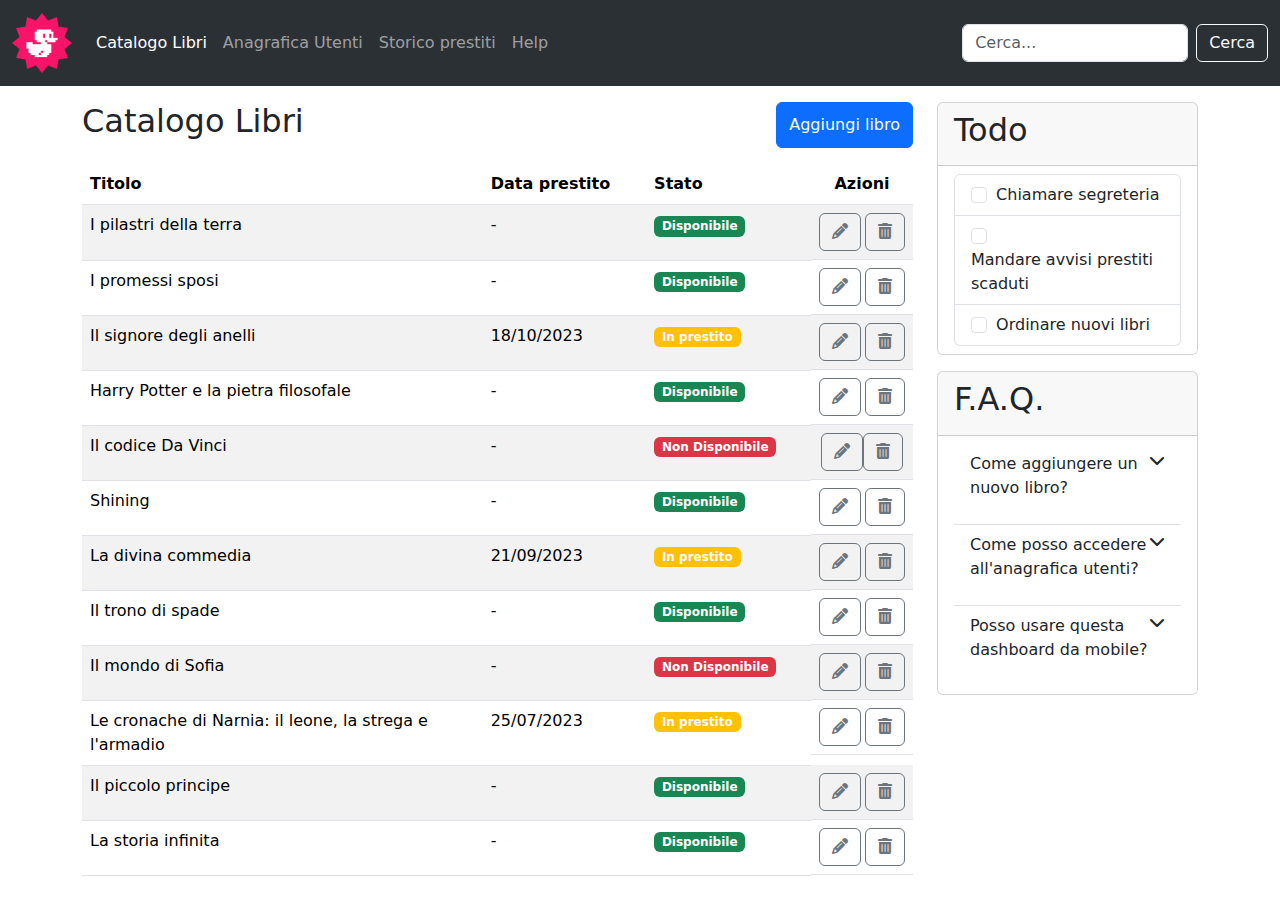
<file: index.html>
<!doctype html>
<html lang="en">
  <head>
    <meta charset="utf-8">
    <meta name="viewport" content="width=device-width, initial-scale=1">
    <title>Bootstrap demo</title>
    <link href="https://cdn.jsdelivr.net/npm/bootstrap@5.3.3/dist/css/bootstrap.min.css" rel="stylesheet" integrity="sha384-QWTKZyjpPEjISv5WaRU9OFeRpok6YctnYmDr5pNlyT2bRjXh0JMhjY6hW+ALEwIH" crossorigin="anonymous">
    <link rel="stylesheet" href="./css/app.css">
    <link rel="stylesheet" href="https://cdnjs.cloudflare.com/ajax/libs/font-awesome/6.6.0/css/all.min.css">
  </head>
  <body>
    <nav class="navbar navbar-expand-lg bg-body-tertiary " data-bs-theme="dark">
        <div class="container-fluid">
          <a class="navbar-brand" href="#"><img src="./img/duck.png" alt=""width="60" height="60"></a>
          <button class="navbar-toggler" type="button" data-bs-toggle="collapse" data-bs-target="#navbarSupportedContent" aria-controls="navbarSupportedContent" aria-expanded="false" aria-label="Toggle navigation">
            <span class="navbar-toggler-icon"></span>
          </button>
          <div class="collapse navbar-collapse" id="navbarSupportedContent">
            <ul class="navbar-nav me-auto mb-2 mb-lg-0">
              <li class="nav-item">
                <a class="nav-link active" aria-current="page" href="#">Catalogo Libri</a>
              </li>
              <li class="nav-item">
                <a class="nav-link" href="#">Anagrafica Utenti</a>
              </li>           
              </li>
              <li class="nav-item">
                <a class="nav-link" href="#">Storico prestiti</a>
              </li> 
              <li class="nav-item">
                <a class="nav-link" href="#">Help</a>
              </li> 
            </ul>
            <form class="d-flex" role="search">
              <input class="form-control me-2" type="search" placeholder="Cerca..." aria-label="Search" data-bs-theme="light">
              <button class="btn btn-outline-light" type="submit" >Cerca</button>
            </form>
          </div>
        </div>
      </nav>
    
      <section>
        <div class="container debug">
            <div class="row">
                <div class="col-12 col-lg-9">
                  <div class="d-flex flex-row justify-content-between my-3">
                    <h2>Catalogo Libri</h2>
                    <button type="button" class="btn btn-primary"><a class="link-light link-underline-opacity-0" href="./addbook.html">Aggiungi libro</a></button>
                  </div>
                  <div>
                    <table class="table table-striped">
                      <thead>
                        <tr>
                          <th class="w-50" scope="col">Titolo</th>
                          <th class="w_20 d-none d-md-table-cell" scope="col">Data prestito</th>
                          <th class="w_20" scope="col">Stato</th>
                          <th class="w_10 text-center" scope="col">Azioni</th>

                        </tr>
                      </thead>
                      <tbody>
                        <tr>
                          <td>I pilastri della terra</td>
                          <td class=" d-none d-md-table-cell">-</td>
                          <td><span class="badge text-bg-success">Disponibile</span></td>
                          <td class="gap-1 d-flex flex-nowrap justify-content-center">
                            <button class="btn btn-outline-secondary"><i class="fa-solid fa-pencil"></i></button>
                            <button class="btn btn-outline-secondary"><i class="fa-solid fa-trash-can"></i></button>
                          </td>
                        </tr>
                        <tr>
                          <td>I promessi sposi</td>
                          <td class=" d-none d-md-table-cell">-</td>
                          <td><span class="badge text-bg-success">Disponibile</span></td>
                          <td class="gap-1 d-flex flex-nowrap justify-content-center">
                            <button class="btn btn-outline-secondary"><i class="fa-solid fa-pencil"></i></button>
                            <button class="btn btn-outline-secondary"><i class="fa-solid fa-trash-can"></i></button>
                          </td>
                        </tr>
                        <tr>
                          <td>Il signore degli anelli</td>
                          <td class=" d-none d-md-table-cell">18/10/2023</td>
                          <td><span class="badge text-bg-warning text-light">In prestito</span></td>
                          <td class="gap-1 d-flex flex-nowrap justify-content-center">
                            <button class="btn btn-outline-secondary"><i class="fa-solid fa-pencil"></i></button>
                            <button class="btn btn-outline-secondary"><i class="fa-solid fa-trash-can"></i></button>
                          </td>
                        </tr>
                        <tr>
                          <td>Harry Potter e la pietra filosofale</td>
                          <td class=" d-none d-md-table-cell">-</td>
                          <td><span class="badge text-bg-success">Disponibile</span></td>
                          <td class="gap-1 d-flex flex-nowrap justify-content-center">
                            <button class="btn btn-outline-secondary"><i class="fa-solid fa-pencil"></i></button>
                            <button class="btn btn-outline-secondary"><i class="fa-solid fa-trash-can"></i></button>
                          </td>
                        </tr>
                        <tr>
                          <td>Il codice Da Vinci</td>
                          <td class=" d-none d-md-table-cell">-</td>
                          <td><span class="badge text-bg-danger">Non Disponibile</span></td>
                          <td class=" d-flex flex-nowrap justify-content-center">
                            <button class="btn btn-outline-secondary"><i class="fa-solid fa-pencil"></i></button>
                            <button class="btn btn-outline-secondary"><i class="fa-solid fa-trash-can"></i></button>
                          </td>
                        </tr>
                        <tr>
                          <td>Shining</td>
                          <td class=" d-none d-md-table-cell">-</td>
                          <td><span class="badge text-bg-success">Disponibile</span></td>
                          <td class="gap-1 d-flex flex-nowrap justify-content-center">
                            <button class="btn btn-outline-secondary"><i class="fa-solid fa-pencil"></i></button>
                            <button class="btn btn-outline-secondary"><i class="fa-solid fa-trash-can"></i></button>
                          </td>
                        </tr>
                        <tr>
                          <td>La divina commedia</td>
                          <td class=" d-none d-md-table-cell">21/09/2023</td>
                          <td><span class="badge text-bg-warning text-light">In prestito</span></td>
                          <td class="gap-1 d-flex flex-nowrap justify-content-center">
                            <button class="btn btn-outline-secondary"><i class="fa-solid fa-pencil"></i></button>
                            <button class="btn btn-outline-secondary"><i class="fa-solid fa-trash-can"></i></button>
                          </td>
                        </tr>
                        <tr>
                          <td>Il trono di spade</td>
                          <td class=" d-none d-md-table-cell">-</td>
                          <td><span class="badge text-bg-success">Disponibile</span></td>
                          <td class="gap-1 d-flex flex-nowrap justify-content-center">
                            <button class="btn btn-outline-secondary"><i class="fa-solid fa-pencil"></i></button>
                            <button class="btn btn-outline-secondary"><i class="fa-solid fa-trash-can"></i></button>
                          </td>
                        </tr>
                        <tr>
                          <td>Il mondo di Sofia</td>
                          <td class=" d-none d-md-table-cell">-</td>
                          <td><span class="badge text-bg-danger">Non Disponibile</span></td>
                          <td class="gap-1 d-flex flex-nowrap justify-content-center">
                            <button class="btn btn-outline-secondary"><i class="fa-solid fa-pencil"></i></button>
                            <button class="btn btn-outline-secondary"><i class="fa-solid fa-trash-can"></i></button>
                          </td>
                        </tr>
                        <tr>
                          <td>Le cronache di Narnia: il leone, la strega e l'armadio</td>
                          <td class=" d-none d-md-table-cell">25/07/2023</td>
                          <td><span class="badge text-bg-warning text-light">In prestito</span></td>
                          <td class="gap-1 d-flex flex-nowrap justify-content-center">
                            <button class="btn btn-outline-secondary"><i class="fa-solid fa-pencil"></i></button>
                            <button class="btn btn-outline-secondary"><i class="fa-solid fa-trash-can"></i></button>
                          </td>
                        </tr>
                        <tr>
                          <td>Il piccolo principe</td>
                          <td class=" d-none d-md-table-cell">-</td>
                          <td><span class="badge text-bg-success">Disponibile</span></td>
                          <td class="gap-1 d-flex flex-nowrap justify-content-center">
                            <button class="btn btn-outline-secondary"><i class="fa-solid fa-pencil"></i></button>
                            <button class="btn btn-outline-secondary"><i class="fa-solid fa-trash-can"></i></button>
                          </td>
                        </tr>
                        <tr>
                          <td>La storia infinita</td>
                          <td class=" d-none d-md-table-cell">-</td>
                          <td><span class="badge text-bg-success">Disponibile</span></td>
                          <td class="gap-1 d-flex flex-nowrap justify-content-center">
                            <button class="btn btn-outline-secondary"><i class="fa-solid fa-pencil"></i></button>
                            <button class="btn btn-outline-secondary"><i class="fa-solid fa-trash-can"></i></button>
                          </td>
                        </tr>

                      </tbody>
                    </table>
                  </div>
                    
                </div>


                <div class="col-12 col-lg-3">
                  <div class="card my-3 w-100">
                    <div class="card-header">
                      <h2>Todo</h2>
                    </div>
                    <ul class="list-group list-group-flush">
                      <li class="list-group-item">
                        <ul class="list-group">
                          <li class="list-group-item">
                            <input class="form-check-input me-1" type="checkbox" value="" id="firstCheckbox">
                            <label class="form-check-label" for="firstCheckbox">Chiamare segreteria</label>
                          </li>
                          <li class="list-group-item">
                            <input class="form-check-input me-1" type="checkbox" value="" id="secondCheckbox">
                            <label class="form-check-label" for="secondCheckbox">Mandare avvisi prestiti scaduti</label>
                          </li>
                          <li class="list-group-item">
                            <input class="form-check-input me-1" type="checkbox" value="" id="thirdCheckbox">
                            <label class="form-check-label" for="thirdCheckbox">Ordinare nuovi libri</label>
                          </li>
                        </ul>
                      </li>
                    </ul>
                    
                  </div>
                  <div class="card my-3 w-100">
                    <div class="card-header">
                      <h2>F.A.Q.</h2>
                    </div>
                    <ul class="list-group list-group-flush">
                      <li class="list-group-item">
                        <ul class="list-group list-group-flush">
                          <li class="list-group-item d-flex justify-content-between">
                            <p>Come aggiungere un nuovo libro?</p> 
                            <i class="fa-solid fa-chevron-down"></i>
                          </li>
                          <li class="list-group-item d-flex justify-content-between">
                            <p>Come posso accedere all'anagrafica utenti?</p> 
                            <i class="fa-solid fa-chevron-down"></i>
                          </li>
                          <li class="list-group-item d-flex justify-content-between">
                            <p>Posso usare questa dashboard da mobile?</p> 
                            <i class="fa-solid fa-chevron-down"></i>
                          </li>
                          
                        </ul>




                      </li>
                      
                    </ul>
                  </div>
                </div>



            </div>
        </div>
      </section>












    <script src="https://cdn.jsdelivr.net/npm/bootstrap@5.3.3/dist/js/bootstrap.bundle.min.js" integrity="sha384-YvpcrYf0tY3lHB60NNkmXc5s9fDVZLESaAA55NDzOxhy9GkcIdslK1eN7N6jIeHz" crossorigin="anonymous"></script>
  </body>
</html>
</file>
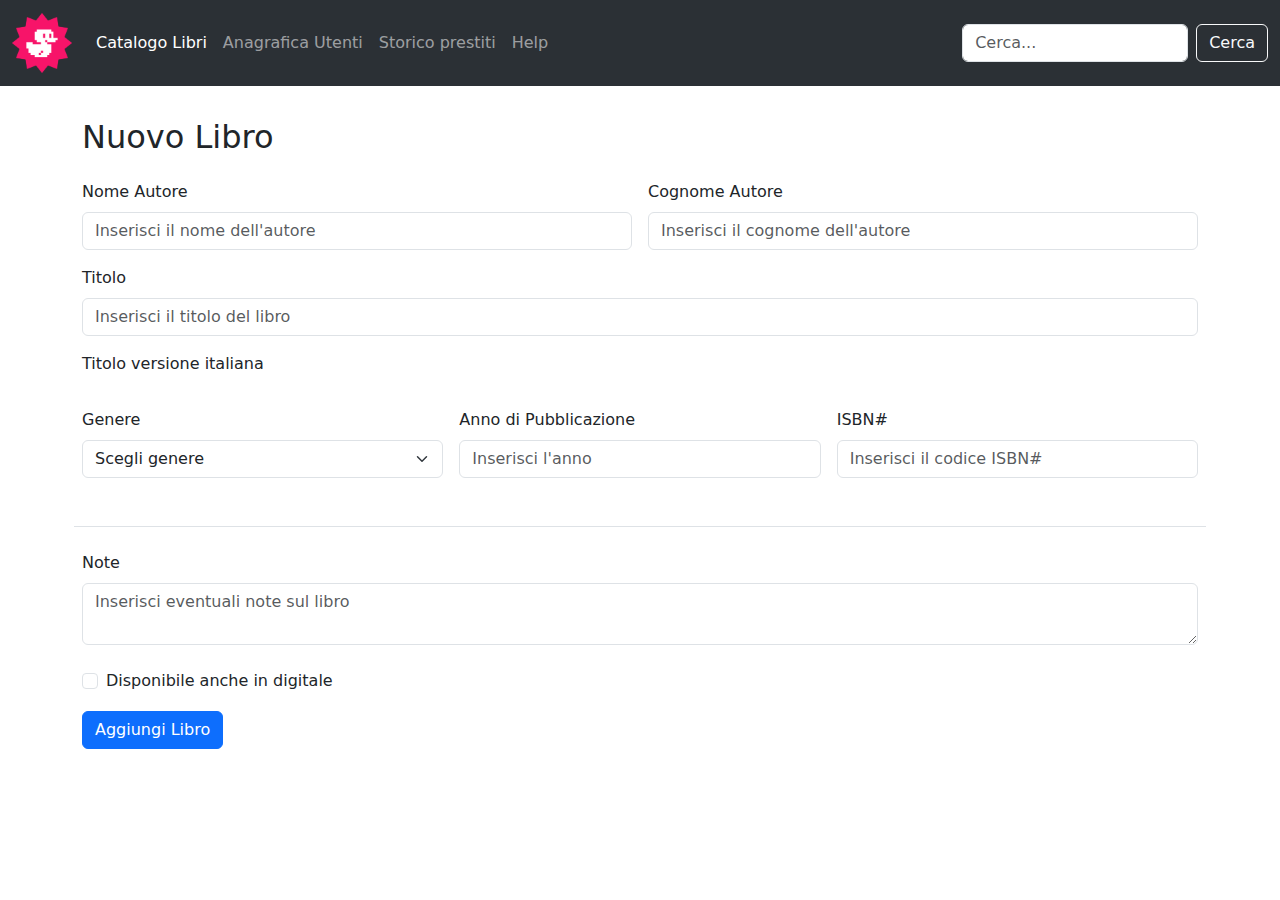
<file: addbook.html>
<!doctype html>
<html lang="en">
  <head>
    <meta charset="utf-8">
    <meta name="viewport" content="width=device-width, initial-scale=1">
    <title>Bootstrap demo</title>
    <link href="https://cdn.jsdelivr.net/npm/bootstrap@5.3.3/dist/css/bootstrap.min.css" rel="stylesheet" integrity="sha384-QWTKZyjpPEjISv5WaRU9OFeRpok6YctnYmDr5pNlyT2bRjXh0JMhjY6hW+ALEwIH" crossorigin="anonymous">
    <link rel="stylesheet" href="./css/app.css">
    <link rel="stylesheet" href="https://cdnjs.cloudflare.com/ajax/libs/font-awesome/6.6.0/css/all.min.css">
  </head>
  <body>
    <nav class="navbar navbar-expand-lg bg-body-tertiary " data-bs-theme="dark">
        <div class="container-fluid">
          <a class="navbar-brand" href="#"><img src="./img/duck.png" alt=""width="60" height="60"></a>
          <button class="navbar-toggler" type="button" data-bs-toggle="collapse" data-bs-target="#navbarSupportedContent" aria-controls="navbarSupportedContent" aria-expanded="false" aria-label="Toggle navigation">
            <span class="navbar-toggler-icon"></span>
          </button>
          <div class="collapse navbar-collapse" id="navbarSupportedContent">
            <ul class="navbar-nav me-auto mb-2 mb-lg-0">
              <li class="nav-item">
                <a class="nav-link active" aria-current="page" href="#">Catalogo Libri</a>
              </li>
              <li class="nav-item">
                <a class="nav-link" href="#">Anagrafica Utenti</a>
              </li>           
              </li>
              <li class="nav-item">
                <a class="nav-link" href="#">Storico prestiti</a>
              </li> 
              <li class="nav-item">
                <a class="nav-link" href="#">Help</a>
              </li> 
            </ul>
            <form class="d-flex" role="search">
              <input class="form-control me-2" type="search" placeholder="Cerca..." aria-label="Search" data-bs-theme="light">
              <button class="btn btn-outline-light" type="submit" >Cerca</button>
            </form>
          </div>
        </div>
      </nav>


      <div class="container">
        <form class="row g-3 my-3">
            <h2>Nuovo Libro</h2>
            <div class="col-6">
              <label for="author-name" class="form-label">Nome Autore</label>
              <input type="text" placeholder="Inserisci il nome dell'autore" class="form-control" id="input-author-name">
            </div>
            <div class="col-6">
              <label for="author-surname" class="form-label">Cognome Autore</label>
              <input type="author-surname" placeholder="Inserisci il cognome dell'autore" class="form-control" id="input-author-surname">
            </div>
            <div class="col-12">
              <label for="inputTitle" class="form-label">Titolo</label>
              <input type="text" class="form-control" id="inpuTitle" placeholder="Inserisci il titolo del libro" >
              <p class="my-3">Titolo versione italiana</p>
            </div>
            <div class="col-md-4">
                <label for="inputState" class="form-label">Genere</label>
                <select id="inputState" class="form-select">
                  <option selected>Scegli genere</option>
                  <option>...</option>
                </select>
            </div>
            <div class="col-md-4">
                <label for="input-author-surname"  class="form-label">Anno di Pubblicazione</label>
                <input type="number"  placeholder="Inserisci l'anno" class="form-control" id="year" name="years" min="1" max="2024">
            </div>
            <div class="col-md-4">
                <label for="input-ISBN-code" class="form-label">ISBN#</label>
                <input placeholder="Inserisci il codice ISBN#" class="form-control" id="input-ISBN-code">
            </div>
            <div class="col-12 border-bottom mt-5"></div>
            <div class="col-md-12 mt-4">
                <span class="input-text">Note</span>
                <textarea class="form-control my-2" placeholder="Inserisci eventuali note sul libro" aria-label="With textarea"></textarea>
            </div>
            <div class="col-12">
              <div class="form-check">
                <input class="form-check-input" type="checkbox" id="gridCheck">
                <label class="form-check-label" for="gridCheck">
                  Disponibile anche in digitale
                </label>
              </div>
            </div>
            <div class="col-12">
              <button type="submit" class="btn btn-primary">Aggiungi Libro</button>
            </div>
          </form>
      </div>
























    <script src="https://cdn.jsdelivr.net/npm/bootstrap@5.3.3/dist/js/bootstrap.bundle.min.js" integrity="sha384-YvpcrYf0tY3lHB60NNkmXc5s9fDVZLESaAA55NDzOxhy9GkcIdslK1eN7N6jIeHz" crossorigin="anonymous"></script>
  </body>
</html>
</file>
<file: css/app.css>
/* .debug{
    border: 2px solid black;
} */
.w_20{
    width: 20%;
}
.w_10{
    width: 10%;
}
</file>
